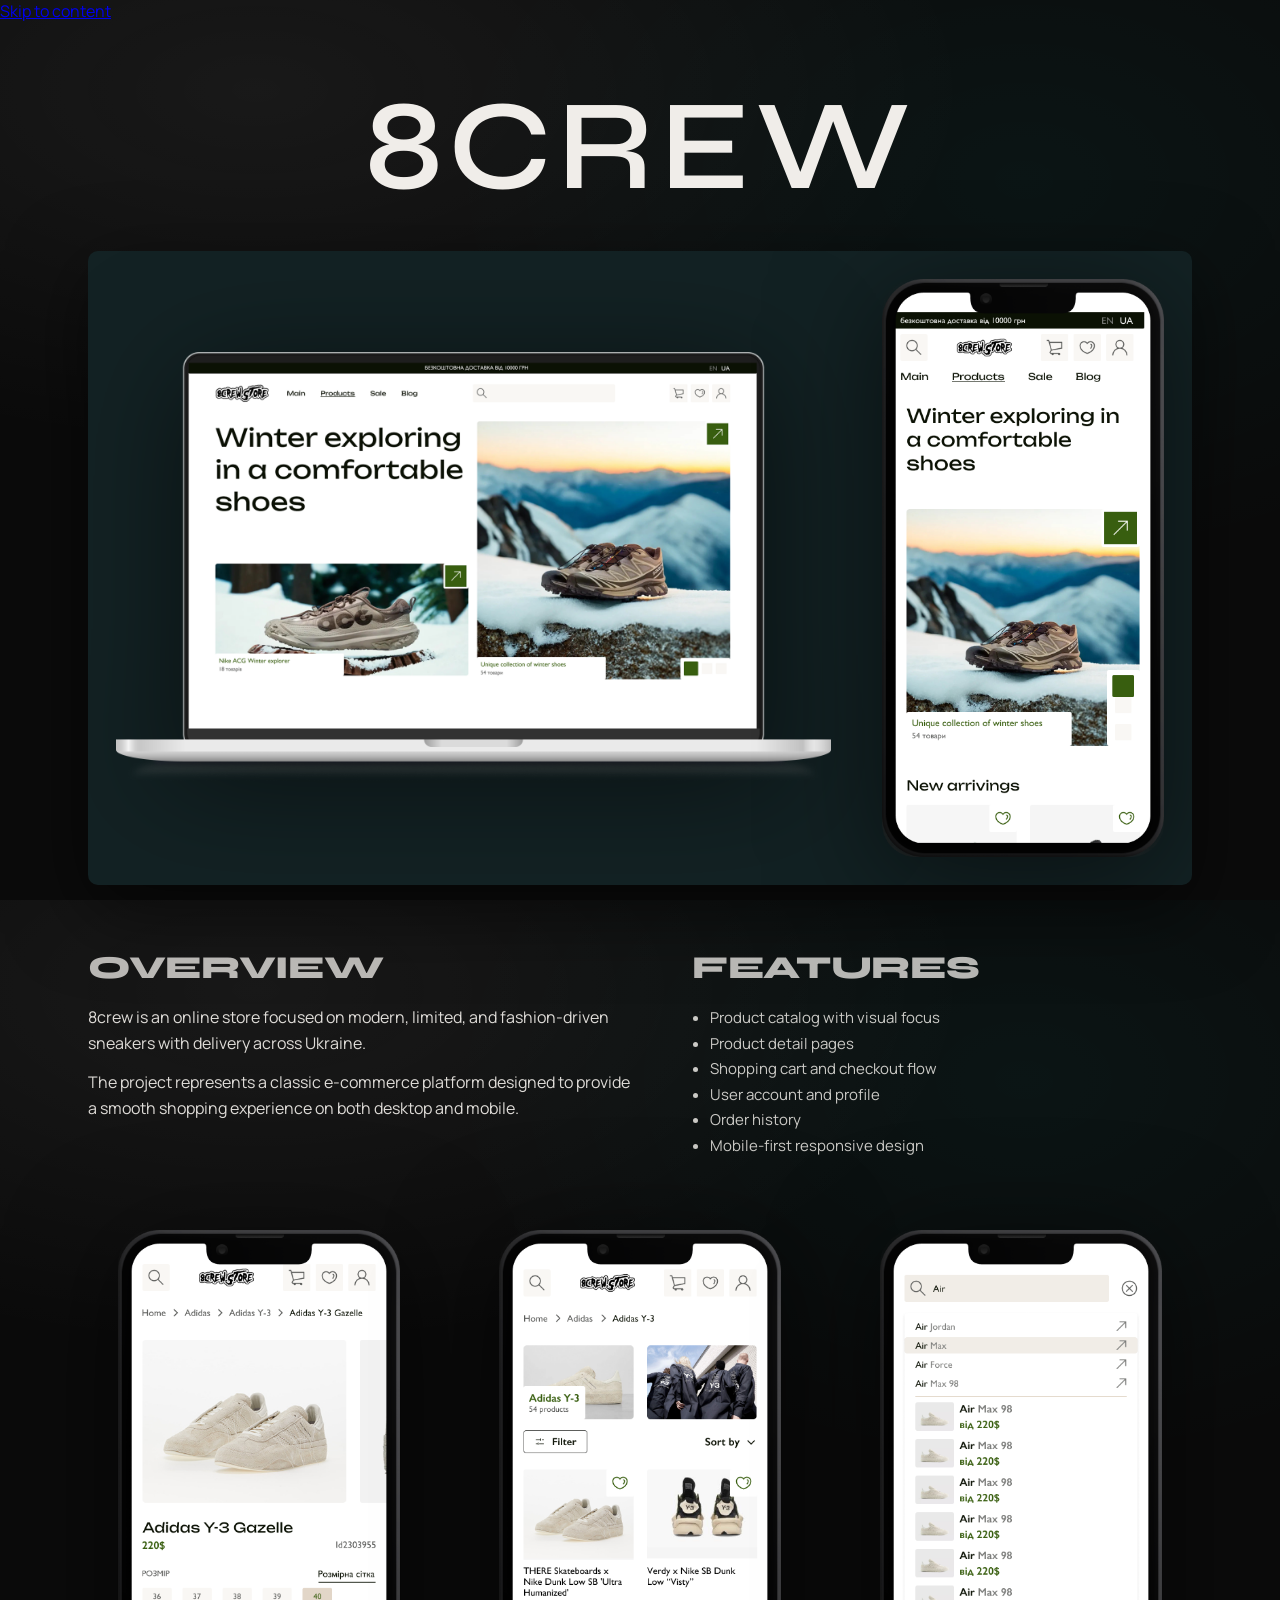
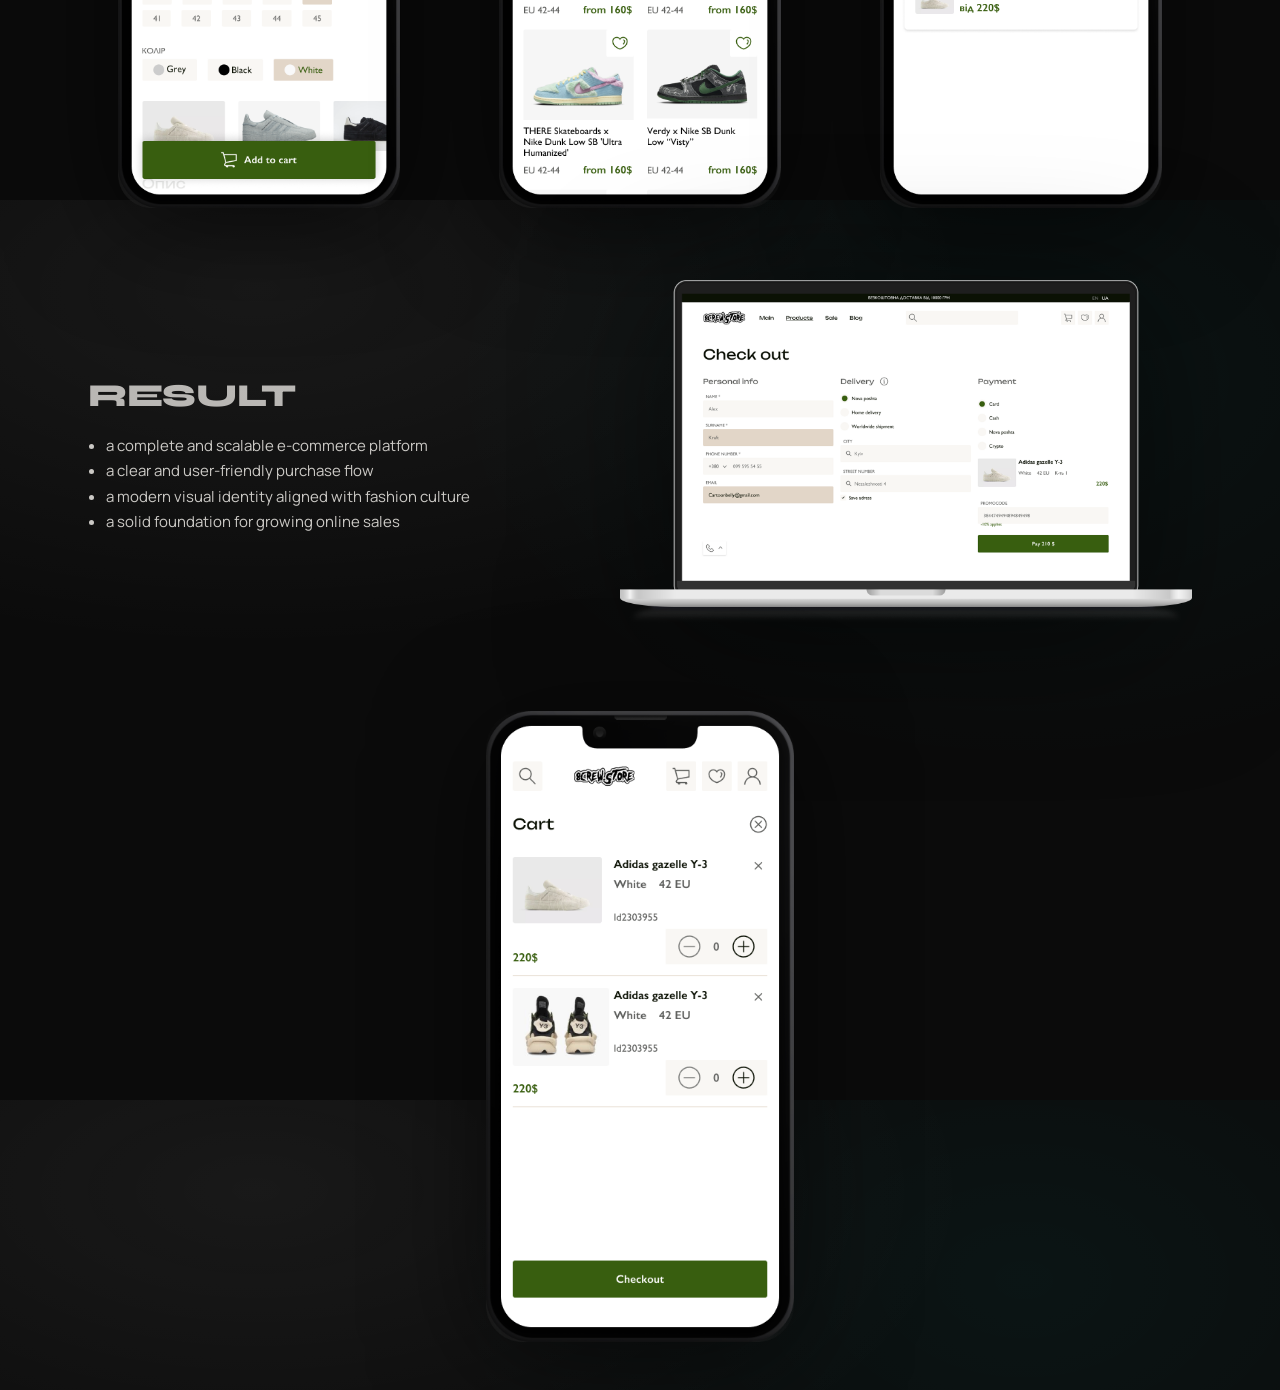
<file: 8Crew.html>
<!doctype html>
<html lang="en">
  <head>
    <meta charset="UTF-8" />
    <meta name="viewport" content="width=device-width, initial-scale=1.0" />
    <title>8CREW — Case Study</title>

    <link rel="preconnect" href="https://fonts.googleapis.com" />
    <link rel="preconnect" href="https://fonts.gstatic.com" crossorigin />
    <link
      href="https://fonts.googleapis.com/css2?family=Manrope:wght@400;500&family=Syne:wght@600;800&display=swap"
      rel="stylesheet"
    />

    <link rel="stylesheet" href="../styles.css" />
  </head>

  <body class="case case--8crew">
    <a class="skip-link" href="#content">Skip to content</a>

    <main id="content" class="case__inner">
      <!-- HEADER -->
      <header class="case__header" aria-label="Case header">
        

        <h1 class="case__title">8CREW</h1>
      </header>

      <!-- HERO -->
      <section class="case__frame" aria-label="8Crew hero">
        <div class="case__hero-media case__hero-media--split">
          <img
            class="case__mbp"
            src="../images/MBP8.png"
            alt="8Crew web preview on laptop"
            loading="eager"
            decoding="async"
          />

          <img
            class="case__phone case__phone--hero"
            src="../images/81.png"
            alt="8Crew mobile screen"
            loading="eager"
            decoding="async"
          />
        </div>
      </section>

      <!-- OVERVIEW / FEATURES -->
      <section class="case__content" aria-label="8Crew overview and features">
        <div class="case__challenge-grid">
          <div class="case__col case__col--overview">
            <h2 class="case__kicker">OVERVIEW</h2>

            <p class="case__p">
              8crew is an online store focused on modern, limited, and fashion-driven sneakers
              with delivery across Ukraine.
            </p>

            <p class="case__p">
              The project represents a classic e-commerce platform designed to provide a smooth
              shopping experience on both desktop and mobile.
            </p>
          </div>

          <aside class="case__col case__col--structure" aria-label="8Crew features">
            <h2 class="case__kicker">FEATURES</h2>

            <ul class="case__list">
              <li>Product catalog with visual focus</li>
              <li>Product detail pages</li>
              <li>Shopping cart and checkout flow</li>
              <li>User account and profile</li>
              <li>Order history</li>
              <li>Mobile-first responsive design</li>
            </ul>
          </aside>
        </div>
      </section>

      <!-- FINAL SCREENS -->
      <section class="crew-final" aria-label="8Crew final screens">
        <div class="crew-final__inner">
          <!-- TOP: 3 mobile screens -->
          <div class="crew-final__mobiles">
            <img src="../images/82.png" alt="" aria-hidden="true" />
            <img src="../images/83.png" alt="" aria-hidden="true" />
            <img src="../images/84.png" alt="" aria-hidden="true" />
          </div>

          <!-- RESULT + LAPTOP -->
          <div class="crew-final__result">
            <div class="crew-final__text">
              <h2 class="case__kicker">RESULT</h2>

              <ul class="case__list">
                <li>a complete and scalable e-commerce platform</li>
                <li>a clear and user-friendly purchase flow</li>
                <li>a modern visual identity aligned with fashion culture</li>
                <li>a solid foundation for growing online sales</li>
              </ul>
            </div>

            <div class="crew-final__laptop">
              <img
                src="../images/MBP81.png"
                alt="8Crew checkout on laptop"
                loading="lazy"
                decoding="async"
              />
            </div>
          </div>

          <!-- BOTTOM: final mobile -->
          <div class="crew-final__bottom">
            <img
              src="../images/85.png"
              alt="8Crew cart on mobile"
              loading="lazy"
              decoding="async"
            />
          </div>
        </div>
      </section>
    </main>

    <script src="../main.js"></script>
  </body>
</html>
</file>
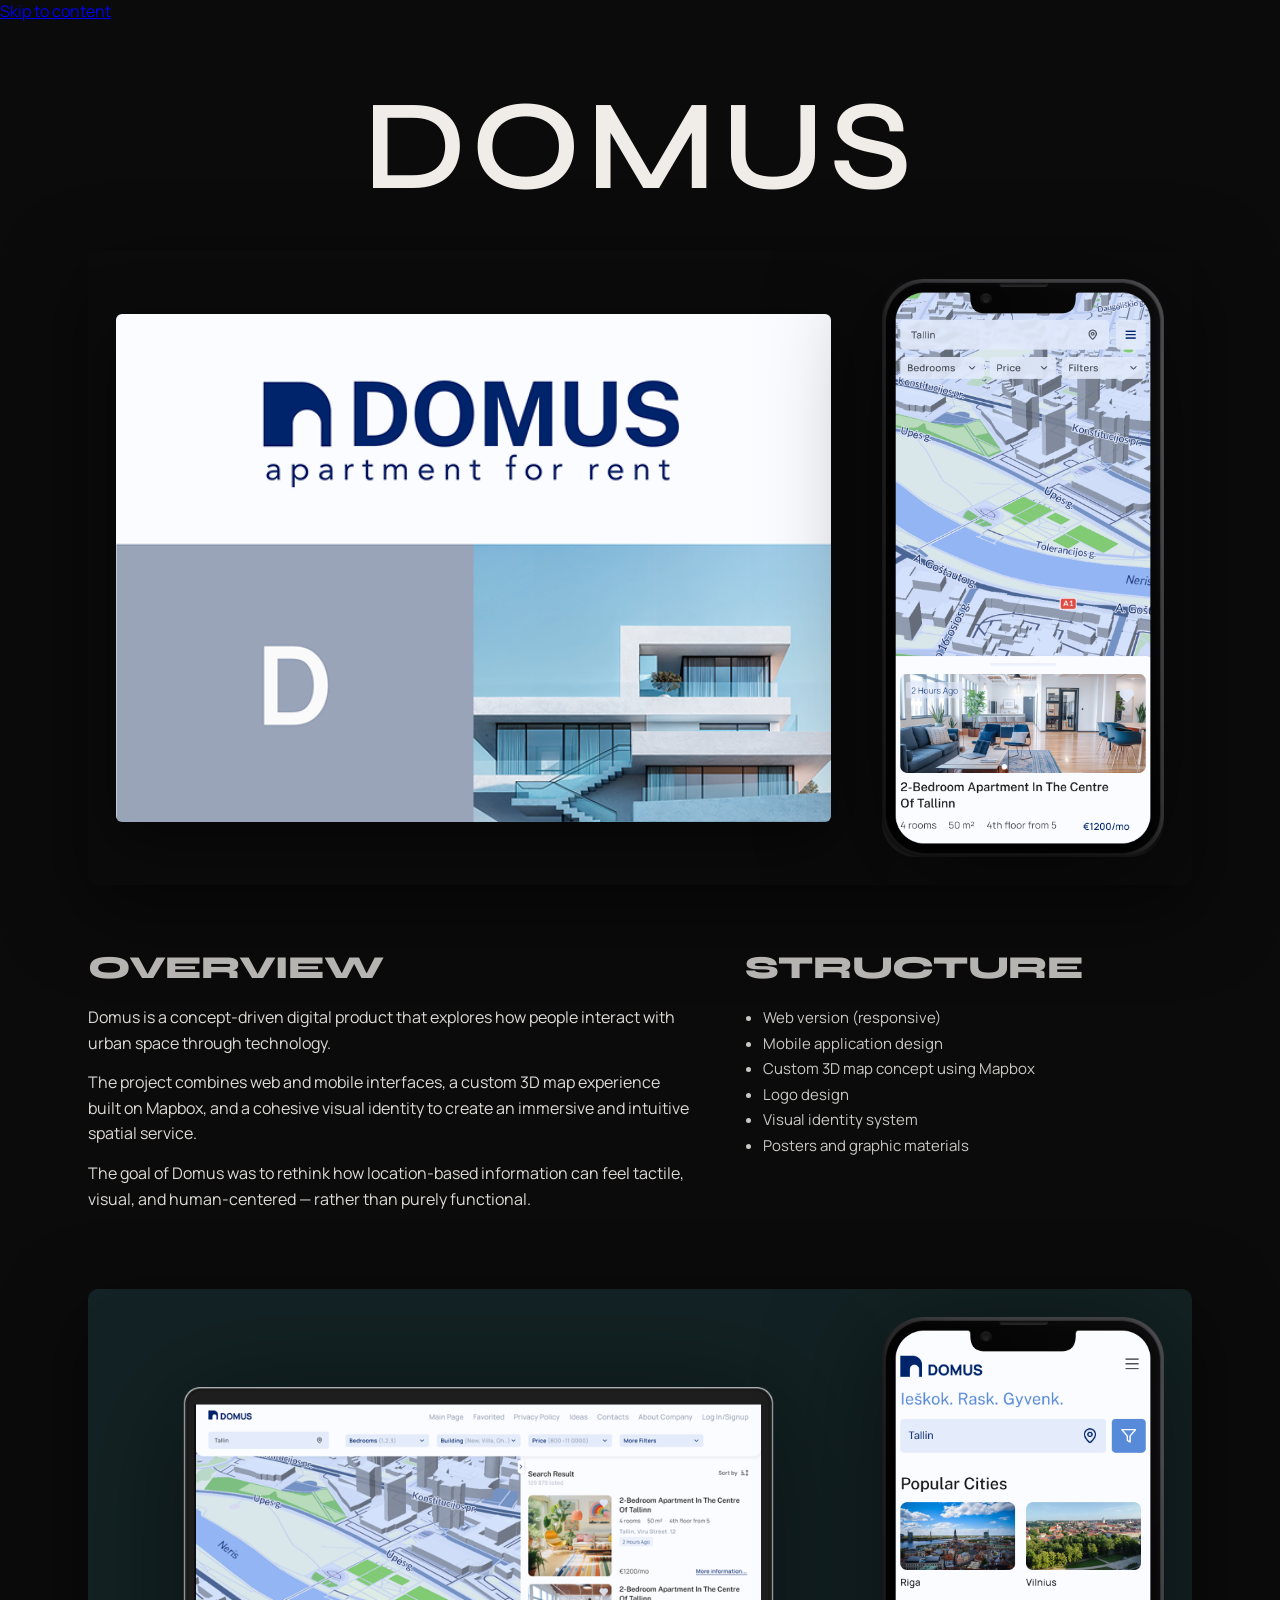
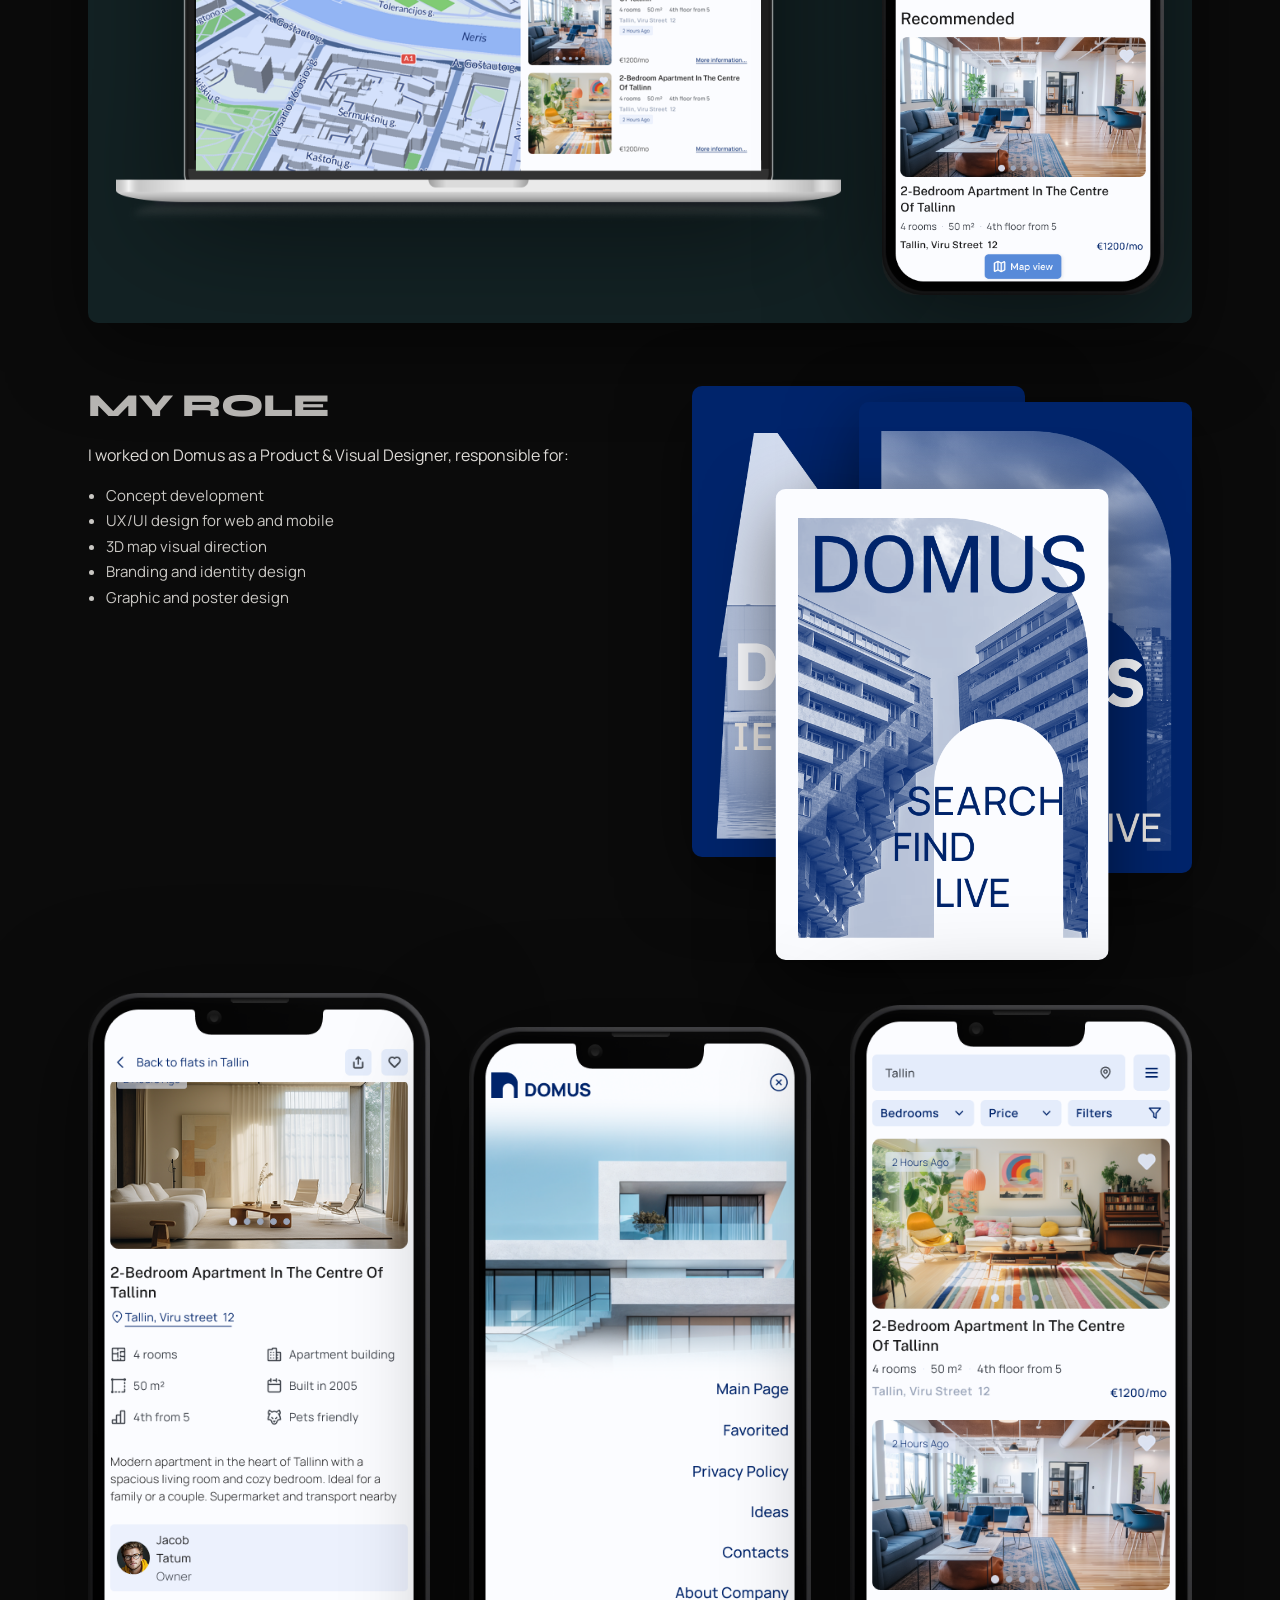
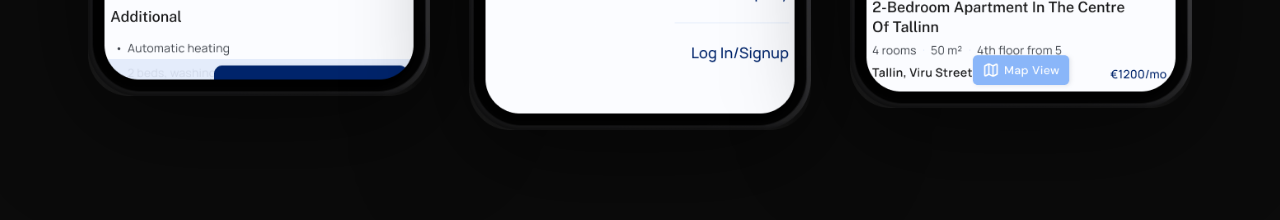
<file: Domus.html>
<!doctype html>
<html lang="en">
  <head>
    <meta charset="UTF-8" />
    <meta name="viewport" content="width=device-width, initial-scale=1.0" />
    <title>Domus — Case Study</title>

    <link rel="preconnect" href="https://fonts.googleapis.com" />
    <link rel="preconnect" href="https://fonts.gstatic.com" crossorigin />
    <link
      href="https://fonts.googleapis.com/css2?family=Manrope:wght@400;500&family=Syne:wght@600;800&display=swap"
      rel="stylesheet"
    />

    <link rel="stylesheet" href="../styles.css" />
  </head>

  <body class="case case--domus">
    <a class="skip-link" href="#content">Skip to content</a>

    <main id="content" class="case__inner">
      <header class="case__header" aria-label="Case header">
        <h1 class="case__title">DOMUS</h1>
      </header>

      <!-- HERO -->
      <section class="case__frame" aria-label="Domus hero">
        <div class="case__hero-media case__hero-media--split">
          <img
            class="case__banner"
            src="../images/Banje.png"
            alt="Domus project banner"
            loading="eager"
            decoding="async"
          />

          <img
            class="case__phone case__phone--catalog"
            src="../images/D2.png"
            alt="Domus mobile screen"
            loading="eager"
            decoding="async"
          />
        </div>
      </section>

      <!-- CONTENT -->
      <section class="case__content" aria-label="Domus overview and structure">
        <div class="case__challenge-grid">
          <div class="case__col case__col--overview">
            <h2 class="case__kicker">OVERVIEW</h2>

            <p class="case__p">
              Domus is a concept-driven digital product that explores how people interact with urban
              space through technology.
            </p>

            <p class="case__p">
              The project combines web and mobile interfaces, a custom 3D map experience built on Mapbox,
              and a cohesive visual identity to create an immersive and intuitive spatial service.
            </p>

            <p class="case__p">
              The goal of Domus was to rethink how location-based information can feel tactile, visual,
              and human-centered — rather than purely functional.
            </p>
          </div>

          <aside class="case__col case__col--structure" aria-label="Domus structure">
            <h2 class="case__kicker">STRUCTURE</h2>

            <ul class="case__list">
              <li>Web version (responsive)</li>
              <li>Mobile application design</li>
              <li>Custom 3D map concept using Mapbox</li>
              <li>Logo design</li>
              <li>Visual identity system</li>
              <li>Posters and graphic materials</li>
            </ul>
          </aside>
        </div>
      </section>

      <!-- DOMUS: EXTRA MEDIA (MBPD + D3) -->
      <section class="domus-media" aria-label="Domus media">
        <div class="case__frame">
          <div class="domus-media__grid">
            <img
              class="domus-media__laptop"
              src="../images/MBPD.png"
              alt="Domus web preview on laptop"
              loading="lazy"
              decoding="async"
            />

            <img
              class="domus-media__phone"
              src="../images/D3.png"
              alt="Domus mobile screen"
              loading="lazy"
              decoding="async"
            />
          </div>
        </div>
      </section>

      <!-- DOMUS: MY ROLE + POSTERS -->
      <section class="domus-role" aria-label="My role and posters">
        <div class="domus-role__grid">
          <div class="domus-role__text">
            <h2 class="case__kicker">MY ROLE</h2>

            <p class="case__p case__p--muted">
              I worked on Domus as a Product & Visual Designer, responsible for:
            </p>

            <ul class="case__list">
              <li>Concept development</li>
              <li>UX/UI design for web and mobile</li>
              <li>3D map visual direction</li>
              <li>Branding and identity design</li>
              <li>Graphic and poster design</li>
            </ul>
          </div>

          <div class="domus-role__posters" aria-label="Domus posters">
            <img
              class="domus-role__poster domus-role__poster--1"
              src="../images/Ban1.png"
              alt=""
              aria-hidden="true"
            />
            <img
              class="domus-role__poster domus-role__poster--2"
              src="../images/Ban2.png"
              alt=""
              aria-hidden="true"
            />
            <img
              class="domus-role__poster domus-role__poster--3"
              src="../images/Ban3.png"
              alt=""
              aria-hidden="true"
            />
          </div>
        </div>
      </section>
      <!-- DOMUS: FINAL 3 PHONES -->
<section class="domus-final" aria-label="Domus final screens">
  <div class="domus-final__wrap">
    <img class="domus-final__img domus-final__img--left"  src="../images/D1.png" alt="Domus screen 1" />
    <img class="domus-final__img domus-final__img--mid"   src="../images/D4.png" alt="Domus screen 2" />
    <img class="domus-final__img domus-final__img--right" src="../images/D5.png" alt="Domus screen 3" />
  </div>
</section>
    </main>

    <script src="../main.js"></script>
  </body>
</html>
</file>
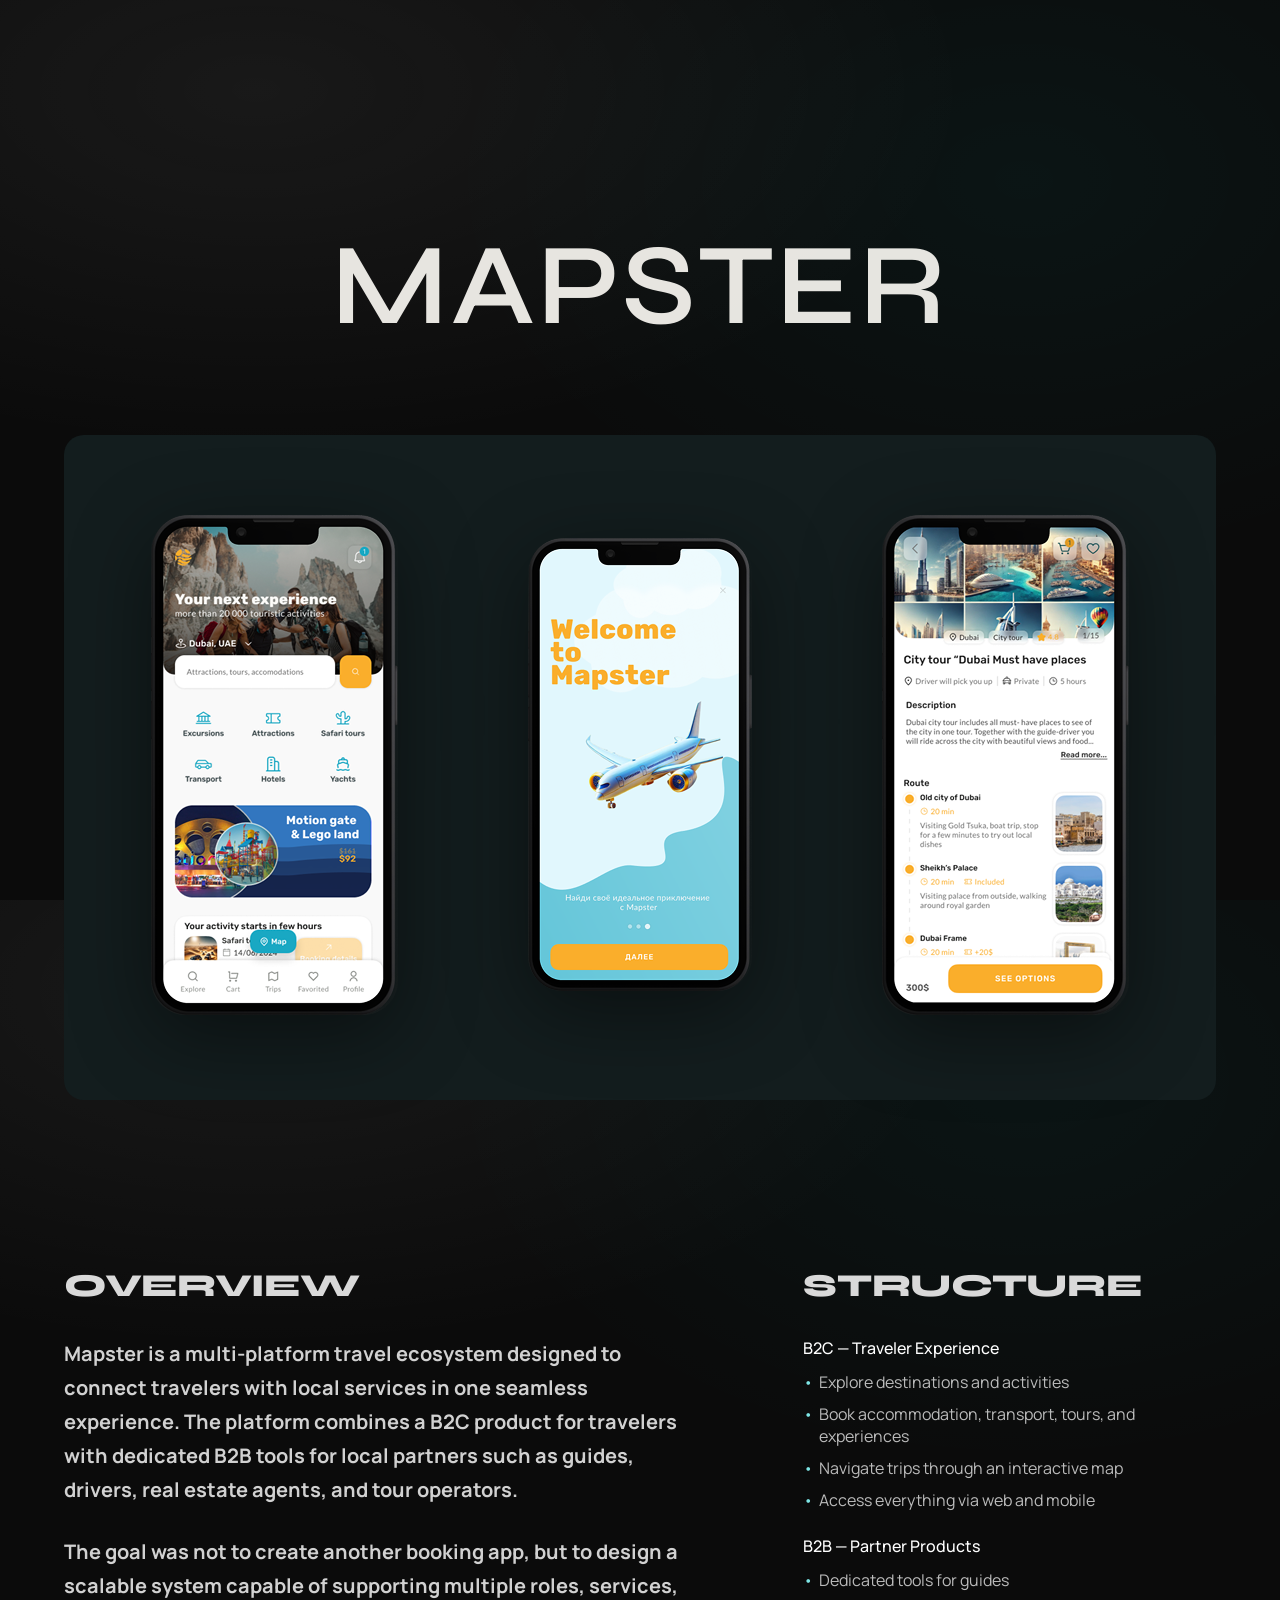
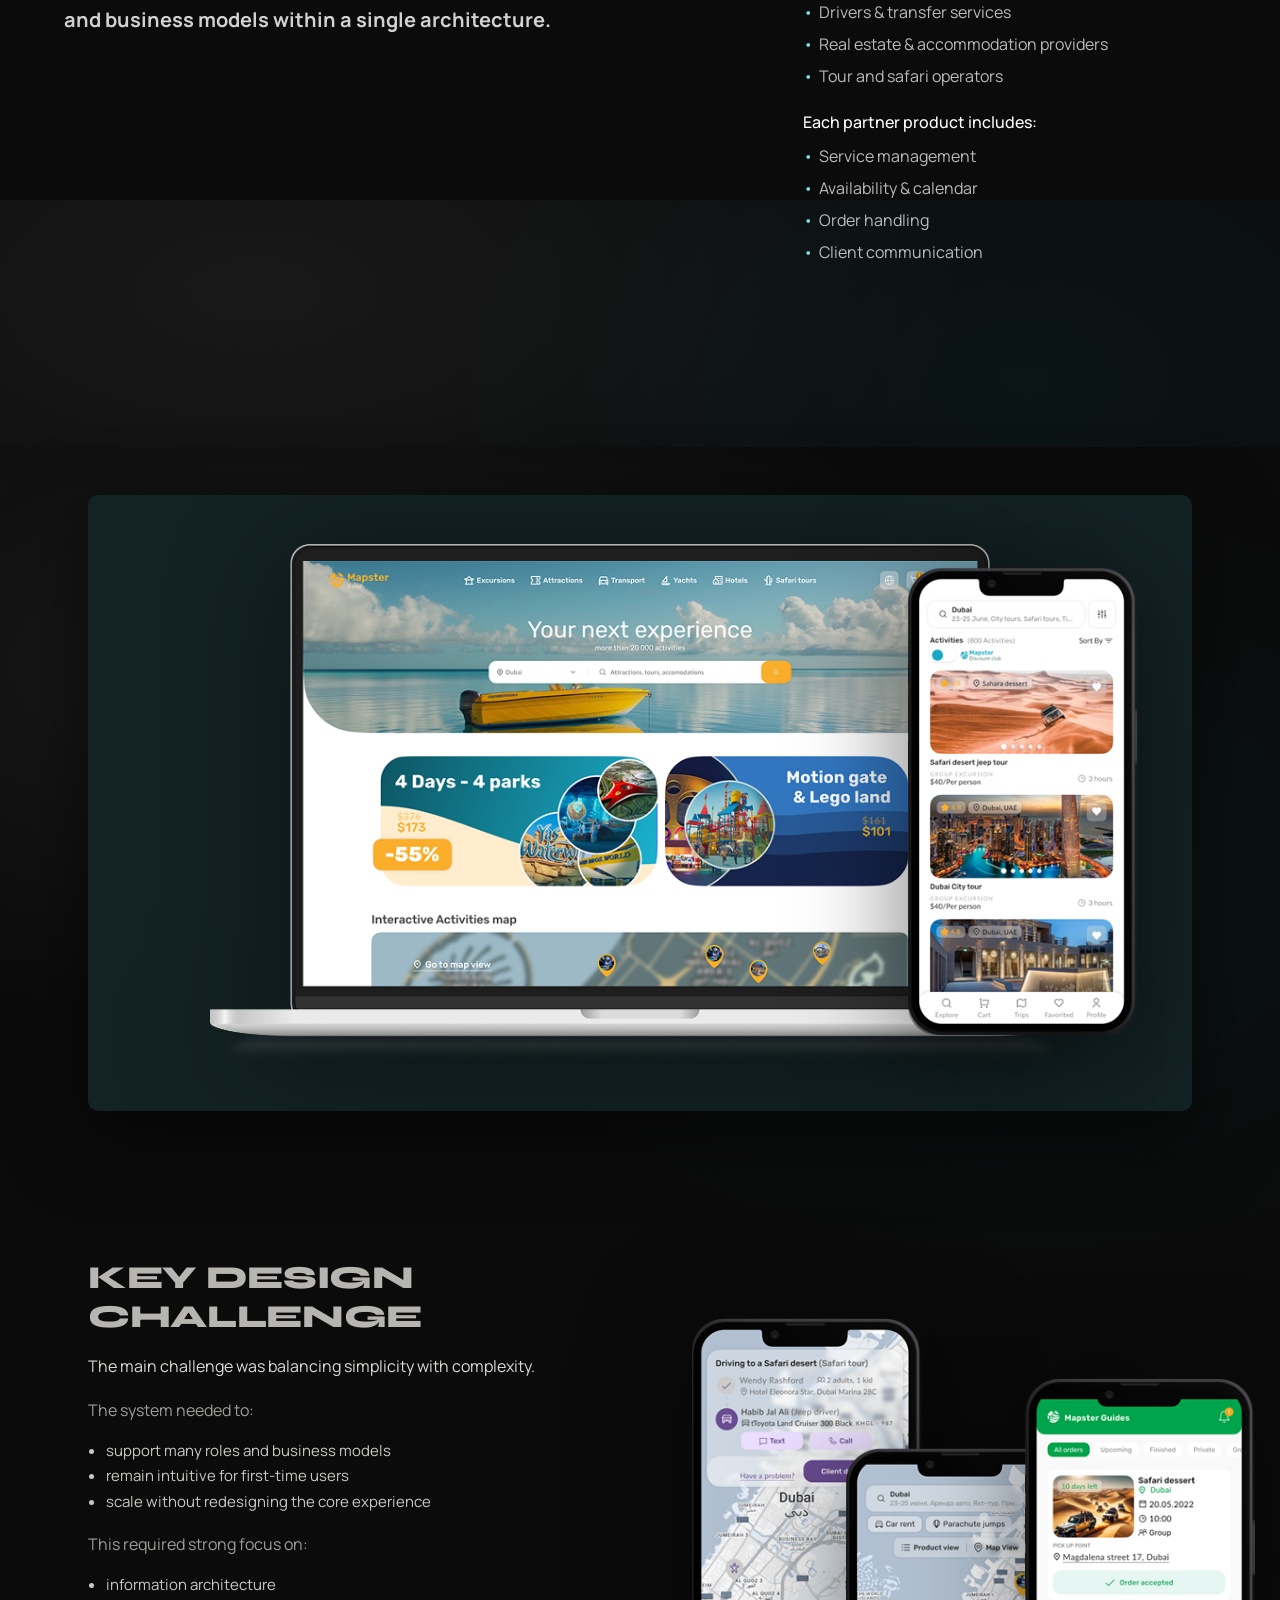
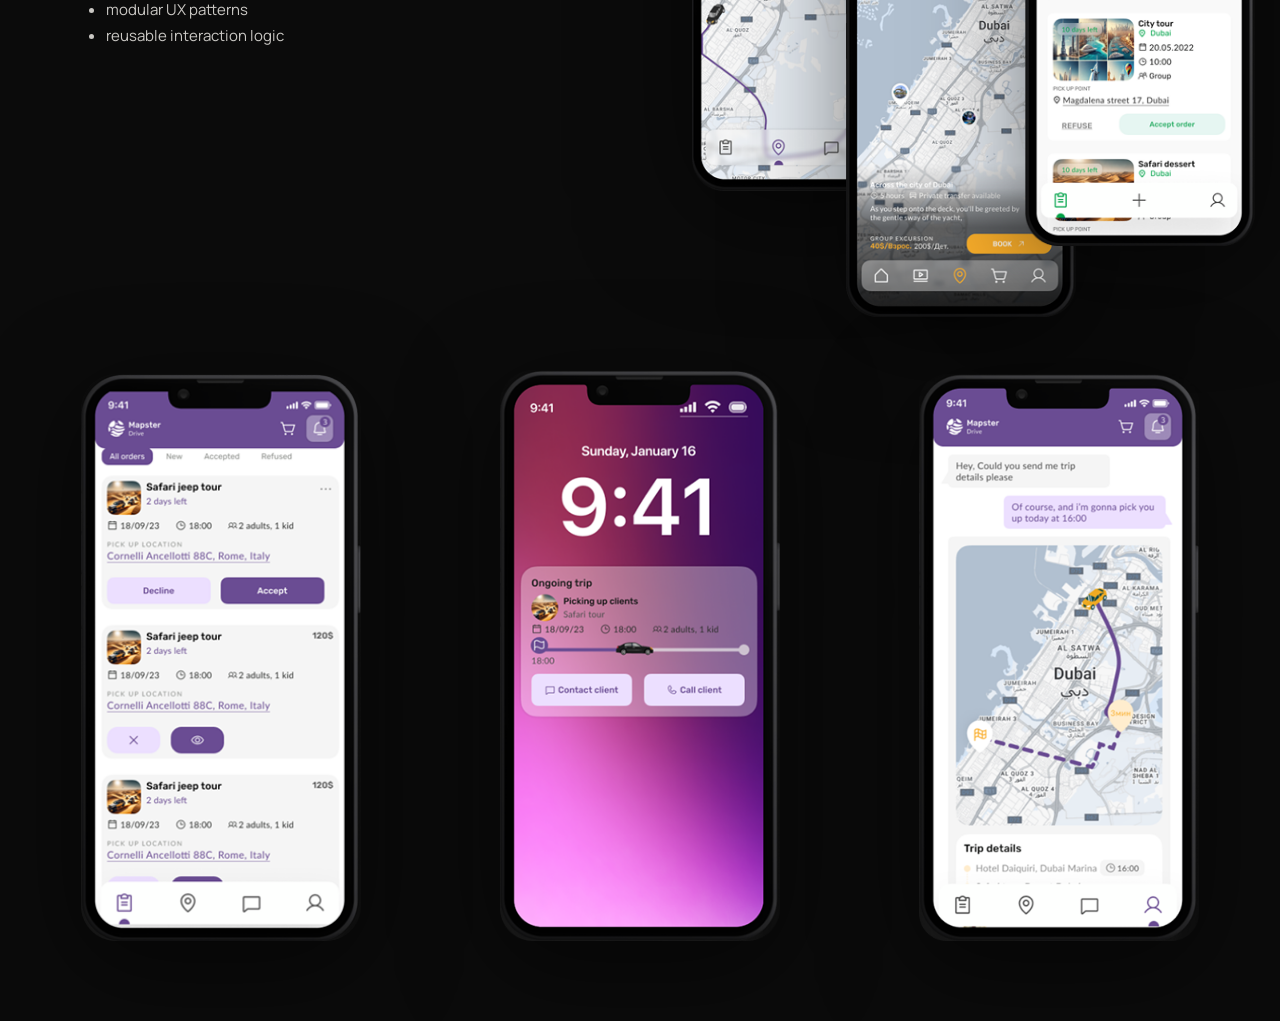
<file: Mapster.html>
<!doctype html>
<html lang="en">
<head>
  <meta charset="UTF-8" />
  <meta name="viewport" content="width=device-width, initial-scale=1.0" />
  <title>Mapster — Case Study</title>

  <!-- Fonts -->
  <link rel="preconnect" href="https://fonts.googleapis.com" />
  <link rel="preconnect" href="https://fonts.gstatic.com" crossorigin />
  <link
    href="https://fonts.googleapis.com/css2?family=Manrope:wght@400;500&family=Syne:wght@600;800&display=swap"
    rel="stylesheet"
  />

  <link rel="stylesheet" href="../styles.css" />
</head>

<body class="case">

<main class="case-mapster">

  <!-- HERO -->
  <section class="case-hero">
    <h1 class="case-title">MAPSTER</h1>

    <div class="case-devices">
      <div class="case-device">
        <img src="../images/MapMain.png" alt="Mapster main screen">
      </div>

      <div class="case-device case-device--center">
        <img src="../images/MapOpen.png" alt="Mapster onboarding screen">
      </div>

      <div class="case-device">
        <img src="../images/MapProduct.png" alt="Mapster product screen">
      </div>
    </div>
  </section>

  <!-- CONTENT -->
  <section class="case-content">

    <!-- OVERVIEW -->
    <div class="case-block case-block--left">
      <h2 class="case-heading">OVERVIEW</h2>

      <h3 class="case-text">
        Mapster is a multi-platform travel ecosystem designed to connect travelers
        with local services in one seamless experience.
        The platform combines a B2C product for travelers with dedicated B2B tools
        for local partners such as guides, drivers, real estate agents, and tour operators.
      </h3>

      <h3 class="case-text">
        The goal was not to create another booking app, but to design a scalable
        system capable of supporting multiple roles, services, and business models
        within a single architecture.
      </h3>
    </div>

    <!-- STRUCTURE -->
    <div class="case-block case-block--right">
      <h2 class="case-heading">STRUCTURE</h2>

      <div class="case-list">
        <p class="case-list-title">B2C — Traveler Experience</p>
        <ul>
          <li>Explore destinations and activities</li>
          <li>Book accommodation, transport, tours, and experiences</li>
          <li>Navigate trips through an interactive map</li>
          <li>Access everything via web and mobile</li>
        </ul>

        <p class="case-list-title">B2B — Partner Products</p>
        <ul>
          <li>Dedicated tools for guides</li>
          <li>Drivers & transfer services</li>
          <li>Real estate & accommodation providers</li>
          <li>Tour and safari operators</li>
        </ul>

        <p class="case-list-title">Each partner product includes:</p>
        <ul>
          <li>Service management</li>
          <li>Availability & calendar</li>
          <li>Order handling</li>
          <li>Client communication</li>
        </ul>
      </div>
    </div>

  </section>

</main>

</body>
</html>
<main class="case">
  <!-- MAPSTER HERO -->
  <section class="mapster-hero">
    <div class="case__inner">
    

      <div class="case__frame">
        <div class="case__hero-media">
          <img class="case__mbp" src="../images/MBP.png" alt="Mapster — Web preview on laptop" />
          <img class="case__phone case__phone--catalog" src="../images/MapCatalog.png" alt="Mapster — Catalog screen" />
        </div>
      </div>
    </div>
  </section>

  <!-- KEY DESIGN CHALLENGE -->
  <section class="mapster-challenge">
    <div class="case__inner case__challenge-grid">
      <div class="case__challenge-text">
        <h2 class="case__kicker">KEY DESIGN<br />CHALLENGE</h2>

        <p class="case__p">
          The main challenge was balancing simplicity with complexity.
        </p>

        <p class="case__p case__p--muted">The system needed to:</p>
        <ul class="case__list">
          <li>support many roles and business models</li>
          <li>remain intuitive for first-time users</li>
          <li>scale without redesigning the core experience</li>
        </ul>

        <p class="case__p case__p--muted">This required strong focus on:</p>
        <ul class="case__list">
          <li>information architecture</li>
          <li>modular UX patterns</li>
          <li>reusable interaction logic</li>
        </ul>
      </div>

      <div class="case__challenge-media">
        <img class="case__phone case__phone--drive" src="../images/MapDrive.png" alt="Mapster — Driver product screen" />
        <img class="case__phone case__phone--map" src="../images/MapMap.png" alt="Mapster — Map screen" />
        <img class="case__phone case__phone--guide" src="../images/MapGuide.png" alt="Mapster — Guide product screen" />
      </div>
    </div>
  </section>



<!-- TRIPLE PHONES (standalone block) -->
<section class="mapster-triple" aria-label="Mapster screens">
  <div class="mapster-triple__wrap">
    <img class="mapster-triple__img" src="../images/MapDrive1.png" alt="Driver screen 1">
    <img class="mapster-triple__img" src="../images/MapDrive2.png" alt="Driver screen 2">
    <img class="mapster-triple__img" src="../images/MapDrive3.png" alt="Driver screen 3">
  </div>
</section>
</main>
</file>
<file: styles.css>
:root {
  /* Colors */
  --steel: #c4bfb8;
  --white: #faf7f2;
  --black: #141414;
  --main: #24e1e4;
  --secondary: #224c4c;

  /* Fonts */
  --font-display: "Syne", system-ui, -apple-system, Segoe UI, Roboto, Arial, sans-serif;
  --font-body: "Manrope", system-ui, -apple-system, Segoe UI, Roboto, Arial, sans-serif;

  /* Type */
  --h1-size: 160px;
  --h1-letter-spacing: 0.02em;

  /* Marquee speed */
  --marquee-top: 32s;
  --marquee-bottom: 40s;
}

* { box-sizing: border-box; }
html, body { height: 100%; }

body {
  html {
  height: 100%;
  overflow: hidden; 
}

.snap {
  -webkit-overflow-scrolling: touch;
  scroll-padding-top: 24px; 
}
  margin: 0;
  background: var(--black);
  color: var(--white);
  font-family: var(--font-body);
  overflow: hidden; 
}

/* ===== Fullscreen snap scrolling ===== */
.snap {
  height: 100vh;
  overflow-y: auto;
  overflow-x: hidden;
  scroll-snap-type: y mandatory;
  scroll-behavior: smooth;
  overscroll-behavior: contain;
}

.snap__section {
  min-height: 100vh;
  scroll-snap-align: start;
  scroll-snap-stop: always;
}

/* mob */
@media (max-width: 820px) {
  .snap__section { min-height: 100svh; }
}

/* ===== Hero canvas (FULL SCREEN) ===== */
.hero {
  min-height: 100vh;
  display: grid;
  place-items: center;
  padding: 0;            
}

.hero__frame {
  position: relative;
  width: 100vw;          
  height: 100vh;         
  aspect-ratio: auto;    
  overflow: hidden;

  background:
    radial-gradient(900px 500px at 50% 0%, rgba(250, 247, 242, 0.10), rgba(20, 20, 20, 0) 65%),
    radial-gradient(700px 400px at 50% 100%, rgba(36, 225, 228, 0.06), rgba(20, 20, 20, 0) 60%);
}

/* ===== Nav pill ===== */
.nav {
  position: fixed;
  top: 44px;
  left: 50%;
  transform: translateX(-50%);
  z-index: 30;

  width: 548px;
  padding: 16px 48px;
  border-radius: 30px;

  display: flex;
  justify-content: space-between;
  align-items: center;

  background: rgba(34, 76, 76, 0.30);
  backdrop-filter: blur(20px);
  -webkit-backdrop-filter: blur(20px);
}

.nav a {
  font-family: 'Syne', sans-serif;

  color: var(--white);
  text-decoration: none;

  font-weight: 600;
  font-size: 16px;
  letter-spacing: -0.02em;

  opacity: 0.92;

  transition:
    opacity 150ms ease,
    color 150ms ease;
}

.nav a:hover {
  opacity: 1;
  color: var(--main);
}

/* ===== World.svg (lowest layer) ===== */
.world {
  position: absolute;
  left: 50%;
  top: 52%;
  transform: translate(-50%, -50%);
  width: min(800px, 72%);
  height: auto;
  z-index: 1;
  pointer-events: none;
  user-select: none;
}

/* ===== Bust (top layer) ===== */
.bust {
  position: absolute;
  left: 50%;
  top: 54%;
  width: min(420px, 38%);
  height: auto;
  z-index: 20;
  pointer-events: none;
  user-select: none;

  transform: translate(-50%, -55%);
  filter: drop-shadow(0 20px 60px rgba(0, 0, 0, 0.45));

  animation: bust-float 6s ease-in-out infinite;
  will-change: transform, filter;
  transition: transform 250ms ease, filter 250ms ease;
}

@keyframes bust-float {
  0%, 100% { transform: translate(-50%, -55%) translateY(0px); }
  50%      { transform: translate(-50%, -55%) translateY(-10px); }
}

.hero__frame:hover .bust {
  transform: translate(-50%, -55%) translateY(-14px) scale(1.01);
  filter: drop-shadow(0 28px 70px rgba(0, 0, 0, 0.55));
}

/* ===== Marquees ===== */
.marquee {
  position: absolute;
  left: 0;
  width: 100%;
  overflow: hidden;
  z-index: 10;
  pointer-events: none;
}

.marquee--top { top: 255px; }
.marquee--bottom { top: 380px; }

.marquee__track {
  display: flex;
  width: max-content;
  gap: 80px;
  white-space: nowrap;
  will-change: transform;
}

.marquee__content {
  display: flex;
  gap: 80px;
  align-items: baseline;
}

.marquee__text {
  font-family: var(--font-display);
  font-weight: 600;
  font-size: var(--h1-size);
  line-height: 0.9;
  text-transform: uppercase;
}

.marquee__text--white {
  color: var(--white);
  letter-spacing: var(--h1-letter-spacing);
}

.marquee__text--steel {
  color: var(--steel);
  letter-spacing: 0;
}

.marquee__track--left {
  animation: marquee-left var(--marquee-bottom) linear infinite;
}

.marquee__track--right {
  animation: marquee-right var(--marquee-top) linear infinite;
}

@keyframes marquee-left {
  from { transform: translateX(0); }
  to { transform: translateX(-50%); }
}

@keyframes marquee-right {
  from { transform: translateX(-50%); }
  to { transform: translateX(0); }
}

/* ===== Responsive hero (fix) ===== */
@media (max-width: 1200px) {
  :root { --h1-size: 120px; }
  .marquee--top { top: 30%; }
  .marquee--bottom { top: 46%; }
  .bust { width: min(460px, 52%); }
  .world { width: min(900px, 92%); }
}

@media (max-width: 820px) {
  :root { --h1-size: 72px; }

  .hero { padding: 20px 14px; }
  .hero__frame {
    width: 100%;
    aspect-ratio: auto;     
    height: 100svh;         
    border-radius: 16px;    
  }

  .nav {
    width: min(548px, calc(100% - 48px));
    top: 18px;
    padding: 12px 16px;
  }

  .world { width: 92%; top: 54%; }
  .bust  { width: 62%; top: 56%; }

  .marquee--top { top: 40%; }
  .marquee--bottom { top: 52%; }
}

.statement__inner {
  width: min(1200px, 100%);
  margin: 0 auto;
  text-align: center;
  
}
.statement.snap__section {
  display: grid;
  align-content: center;
  padding: 0 clamp(16px, 3vw, 32px);
}

.type{
  margin:0;
  font-family:var(--font-display);
  font-weight:600;
  line-height:1.08;
  text-transform:none;

  
  font-size: clamp(22px, 6.2vw, 84px);
}

.type__line { display: block; }

/* --- Typewriter (clip-path) --- */
.type__chunk {
  display: inline-block;
  white-space: nowrap;
  vertical-align: bottom;
  clip-path: inset(0 0 0 0);
  opacity: 1;
}

.type__chunk--white { color: var(--white); }
.type__chunk--accent { color: var(--main); }

html.js .typewriter .type__chunk {
  clip-path: inset(0 100% 0 0);
  opacity: 0.35;
}

html.js .typewriter .type__chunk.is-typing {
  opacity: 0.7;
  border-right: 3px solid rgba(250, 247, 242, 0.85);
  animation: type-reveal 0.9s steps(var(--chars, 16), end) forwards,
             caret 0.7s step-end infinite;
}

html.js .typewriter .type__chunk.is-done {
  clip-path: inset(0 0 0 0);
  opacity: 1;
  border-right: 0;
  animation: none;
  transition: opacity 220ms ease;
}

@keyframes type-reveal {
  from { clip-path: inset(0 100% 0 0); }
  to   { clip-path: inset(0 0 0 0); }
}

@keyframes caret {
  50% { border-color: transparent; }
}

/*@media (max-width: 1100px) { .type { font-size: 64px; } }
@media (max-width: 720px)  { .type { font-size: 40px; line-height: 1.12; } }

/* ===== ABOUT (1 screen) ===== */
.about.snap__section{
  display: block;
  padding: 0 24px;
}

.about__inner{
  width: min(1200px, 100%);
  margin: 0 auto;
  padding-top: clamp(80px, 12vh, 160px);
}

.about__title{
  margin: 0 0 48px 0;
  font-family: var(--font-display);
  font-weight: 600;
  font-size: 84px;
  line-height: 1;
  color: var(--white);
}

.about__content{
  display: grid;
  grid-template-columns: 1.2fr 0.8fr;
  gap: 140px;
  align-items: start;
}

.about__text p{
  margin: 0 0 16px 0;
  font-family: var(--font-body);
  font-size: 18px;
  line-height: 1.55;
  color: rgba(250, 247, 242, 0.78);
}
.about__text p:last-child{ margin-bottom: 0; }

.about__visual{
  justify-self: end;
  align-self: start;
}

.about__img{
  width: min(420px, 100%);
  height: auto;
  display: block;
  margin-top: -80px; 
  user-select: none;
  pointer-events: none;
  filter: drop-shadow(0 20px 60px rgba(0,0,0,0.35));
}

@media (max-width: 980px){
  .about__title{ font-size: 64px; margin-bottom: 20px; }
  .about__content{ grid-template-columns: 1fr; gap: 32px; }
  .about__visual{ justify-self: start; }
  .about__img{ width: min(360px, 80%); margin-top: 0; }
}


/* ===== Reveal on scroll (clean) ===== */
.reveal {
  opacity: 0;
  transform: translateY(14px);
  transition: opacity 650ms ease, transform 650ms ease;
  will-change: opacity, transform;
}

.reveal.is-inview {
  opacity: 1;
  transform: translateY(0);
}

/* Reduced motion */
@media (prefers-reduced-motion: reduce) {
  .marquee__track { animation: none; }
  .bust { animation: none; }

  .typewriter .type__chunk {
    clip-path: inset(0 0 0 0) !important;
    border-right: 0 !important;
    animation: none !important;
    opacity: 1 !important;
  }

  .reveal {
    opacity: 1 !important;
    transform: none !important;
    transition: none !important;
  }
}

@media (max-width: 520px) {
  .marquee__track,
  .marquee__content { gap: 44px; }

  .marquee__text { line-height: 0.92; }
}
/* HARD OVERRIDE */
.about .about__content .about__visual .about__img{
  margin-top: -50px !important;
  display: block;
}

/* ===== SKILLS block ===== */
.skills.snap__section {
  display: grid;
  align-content: center;
  padding: 100px 24px;
}

.skills__inner {
  width: min(1200px, 100%);
  margin: 0 auto;
}

.skills__title {
  margin: 0 0 24px 0;
  font-family: var(--font-display);
  font-weight: 600;
  font-size: 84px;
  line-height: 1;
  color: var(--white);
}

@media (max-width: 980px) {
  .skills__title {
    font-size: 64px;
  }
}

.skills__list {
  display: grid;
  gap: 0;
}

.skill {
  border-bottom: 1px solid rgba(250, 247, 242, 0.12);
  position: relative;
}

.skill__row {
  width: 100%;
  display: flex;
  justify-content: space-between;
  align-items: baseline;
  gap: 18px;

  background: transparent;
  border: 0;
  color: var(--white);
  padding: 22px 0;
  cursor: pointer;
  text-align: left;

  transition: color 200ms ease;
}

.skill__label {
  font-family: var(--font-display);
  font-weight: 600;
  font-size: 56px;
  line-height: 1.05;
}

.skill__icon {
  font-size: 44px;
  color: var(--main);
  transform: translateY(6px);
  transition: transform 200ms ease, opacity 200ms ease;
  opacity: 0.95;
}

.skill:hover .skill__label {
  color: rgba(250, 247, 242, 1);
}

.skill:hover .skill__icon {
  color: var(--main);
}

.skill.is-open .skill__icon {
  transform: translateY(6px) rotate(90deg);
}


.skill::after {
  content: "";
  position: absolute;
  left: 0;
  right: 0;
  bottom: -1px;
  height: 1px;
  background: rgba(250, 247, 242, 0.12);

  transform: scaleX(0);
  transform-origin: left;

  transition:
    transform 700ms ease,
    background-color 220ms ease,
    opacity 220ms ease;
}

.skills.lines-on .skill::after {
  animation: line-draw 700ms ease forwards;
}

.skills.lines-on .skill:nth-child(1)::after {
  animation-delay: 80ms;
}

.skills.lines-on .skill:nth-child(2)::after {
  animation-delay: 180ms;
}

.skills.lines-on .skill:nth-child(3)::after {
  animation-delay: 280ms;
}

.skills.lines-on .skill:nth-child(4)::after {
  animation-delay: 380ms;
}

.skills.lines-on .skill:nth-child(5)::after {
  animation-delay: 480ms;
}

.skill:hover::after {
  background: rgba(36, 225, 228, 0.95);
  opacity: 1;
  transform: scaleX(1);
}

@keyframes line-draw {
  to {
    transform: scaleX(1);
  }
}

.skill__panel {
  margin: 0 0 22px 0;
  background: rgba(34, 76, 76, 0.72);

  overflow: hidden;

  max-height: 0;
  opacity: 0;
  transform: translateY(-6px);

  transition:
    max-height 420ms ease,
    opacity 260ms ease,
    transform 260ms ease;

  will-change: max-height, opacity, transform;
}

.skill.is-open .skill__panel {
  max-height: 520px;
  opacity: 1;
  transform: translateY(0);
}

.skill__panel-body {
  padding: 32px 22px;

  display: flex;
  justify-content: space-between;
  align-items: center;
  gap: 40px;
}

.skill__text {
  max-width: 620px;

  color: rgba(250, 247, 242, 0.78);

  font-size: 18px;
  line-height: 1.7;
  letter-spacing: -0.01em;
}

.skill__visual {
  flex-shrink: 0;
  width: 320px;

  display: flex;
  justify-content: center;
  align-items: center;
}

.skill__img {
  width: 100%;
  max-width: 320px;
  height: auto;

  object-fit: contain;

  user-select: none;
  pointer-events: none;
}

@media (max-width: 980px) {
  .skill__label {
    font-size: 40px;
  }

.skill__panel-body {
  padding: 32px 22px;

  display: flex;
  justify-content: space-between;
  align-items: center;
  gap: 60px;
}

  .skill__img {
    width: min(220px, 70%);
  }

  .skill__text {
    font-size: 16px;
  }
  .skill__text {
  flex: 1;
  min-width: 0;
  max-width: 620px;

  color: rgba(250, 247, 242, 0.78);

  font-size: 18px;
  line-height: 1.7;
  letter-spacing: -0.01em;
}
/* =========================
   SKILLS MOBILE FIX
========================= */

@media (max-width: 768px) {

  .skill.is-open .skill__panel {
    max-height: 900px;
  }

  .skill__panel-body {
    flex-direction: column;

    align-items: flex-start;

    gap: 28px;
  }

  .skill__visual {
    width: 100%;

    order: -1;

    justify-content: center;
  }

  .skill__img {
    width: 100%;
    max-width: 260px;
  }

  .skill__text {
    max-width: 100%;

    font-size: 16px;
    line-height: 1.6;
  }

  .skill__label {
    font-size: 32px;
    line-height: 1.05;
  }

  .skill__icon {
    font-size: 32px;
  }

}
}
/*===== Tools ======*/
.tools {
  position: relative;
  padding: 160px 32px;
  background: #050505;
}

.tools__inner {
  width: min(1400px, 100%);
  margin: 0 auto;

  display: grid;
  grid-template-columns: 180px minmax(0, 1fr) 180px;
  gap: 60px;
}

.tools__sticky {
  position: sticky;
  top: 50%;
  transform: translateY(-50%);

  height: fit-content;

  display: flex;
  justify-content: center;
  align-items: center;
}

.tools__sticky img {
  width: 120px;
  height: auto;

  opacity: 0.95;
}

.tools__content {
  display: flex;
  flex-direction: column;
  gap: 0;
}

.tool__row {
  display: grid;
  grid-template-columns: 1.1fr 0.7fr 2fr;

  gap: 40px;

  padding: 42px 0;

  border-bottom: 1px solid rgba(255,255,255,0.08);
}

.tool__name {
  color: white;

  font-size: 34px;
  line-height: 1.1;
  font-weight: 500;
}

.tool__level {
  color: rgba(255,255,255,0.72);

  font-size: 24px;
  line-height: 1.3;
}

.tool__desc {
  color: rgba(255,255,255,0.72);

  font-size: 22px;
  line-height: 1.5;

  max-width: 700px;
}

@media (max-width: 1200px) {

  .tools__inner {
    grid-template-columns: 1fr;
  }

  .tools__sticky {
    display: none;
  }

}

@media (max-width: 980px) {

  .tool__row {
    grid-template-columns: 1fr;
    gap: 18px;
    padding: 28px 0;
  }

  .tool__name {
    font-size: 28px;
  }

  .tool__level {
    font-size: 18px;
  }

  .tool__desc {
    font-size: 18px;
  }

}
/* =========================
   TOOLS — RESPONSIVE
========================= */

@media (max-width: 1200px) {

  .tools {
    padding: 120px 24px;
  }

  .tools__inner {
    grid-template-columns: 1fr;
    gap: 40px;
  }

  .tools__sticky {
    display: none;
  }

  .tool__row {
    grid-template-columns: 1fr 220px;
    gap: 24px;
  }

  .tool__desc {
    grid-column: 1 / -1;
    max-width: 100%;
  }

}

/* =========================
   TABLET
========================= */

@media (max-width: 768px) {

  .tools {
    padding: 90px 20px;
  }

  .tool__row {
    grid-template-columns: 1fr;
    gap: 14px;

    padding: 24px 0;
  }

  .tool__name {
    font-size: 24px;
    line-height: 1.15;
  }

  .tool__level {
    font-size: 16px;
  }

  .tool__desc {
    font-size: 16px;
    line-height: 1.55;
  }

}

/* =========================
   MOBILE
========================= */

@media (max-width: 480px) {

  .tools {
    padding: 72px 18px;
  }

  .tools__inner {
    width: 100%;
  }

  .tools__content {
    width: 100%;
  }

  .tool__row {
    padding: 22px 0;
    gap: 12px;
  }

  .tool__name {
    font-size: 22px;
    line-height: 1.1;

    word-break: break-word;
  }

  .tool__level {
    font-size: 15px;
    opacity: 0.8;
  }

  .tool__desc {
    font-size: 15px;
    line-height: 1.6;

    color: rgba(255,255,255,0.68);
  }

}
/* ===== WORKS ===== */
.works.snap__section {
  padding: 0 24px;
}

.works__inner{
  width: min(1200px, 100%);
  margin: 0 auto;
  padding-top: clamp(72px, 10vh, 140px);
}

.works__title{
  margin: 0 0 48px 0;
  font-family: var(--font-display);
  font-weight: 600;
  letter-spacing: 0.02em;
  font-size: clamp(56px, 7vw, 84px);
  color: var(--white);
}

/* ===== WORKS  ===== */

/* =========================
   WORKS
========================= */

.works__inner{
  width: min(1200px, 100%);
  margin: 0 auto;
  padding: clamp(70px, 10vh, 140px) 24px;
}

.works__title{
  margin: 0 0 64px 0;
  font-family: var(--font-display);
  font-weight: 600;
  font-size: clamp(54px, 6vw, 84px);
  line-height: 1;
  color: var(--white);
}

/* 3-column grid: CARD | MID | TEXT */
.work{
  display: grid;
  grid-template-columns: minmax(520px, 620px) 180px minmax(420px, 1fr);
  gap: 64px;
  align-items: start;
  margin: 0 0 96px 0;
}

/* big rectangle under laptop */
.work__card{
  background: rgba(35, 83, 86, 0.45);
  border-radius: 10px;
  padding: 56px 48px;
  min-height: 620px;
  display: grid;
  place-items: center;
  box-shadow: 0 18px 60px rgba(0,0,0,0.35);
}

.work__laptop{
  width: 100%;
  max-width: 560px;
  height: auto;
  display: block;
}

/* middle column: icon on top + phones stacked */
.work__mid{
  display: grid;
  grid-template-rows: 130px 1fr;
  justify-items: center;
  align-items: start;
  min-height: 620px;
}

.work__mark{
  width: 86px;
  height: auto;
  opacity: 0.9;
  margin-top: 6px;
  filter: drop-shadow(0 10px 24px rgba(0,0,0,0.35));
}

.work__phones{
  display: grid;
  gap: 34px;
  align-content: center;
  justify-items: center;
  width: 100%;
}

.work__phone{
  width: 92px;
  height: auto;
  display: block;
  filter: drop-shadow(0 12px 28px rgba(0,0,0,0.35));
}

/* right text column */
.work__text{
  position: relative;
  min-height: 620px;
  padding-right: 6px;
}

.work__name{
  margin: 0 0 24px 0;
  font-family: var(--font-display);
  font-weight: 600;
  font-size: 72px;
  line-height: 1;
  color: var(--accent);
  text-align: right;
}

.work__desc{
  margin: 0;
  font-family: var(--font-body);
  font-size: 20px;
  line-height: 1.7;
  color: rgba(250, 247, 242, 0.85);
  text-align: center;
  max-width: 560px;
  margin-left: auto;
  margin-right: 0;
}

.work__tag{
  position: absolute;
  right: 0;
  top: 260px;
  font-family: var(--font-body);
  font-size: 22px;
  color: rgba(250, 247, 242, 0.9);
  text-align: right;
}

/* CTA bottom-right */
.work__cta{
  position: absolute;
  right: 0;
  bottom: 0;
  display: grid;
  justify-items: center;
  gap: 10px;
  text-decoration: none;
  user-select: none;
}

.work__arrow{
  width: 110px;
  height: auto;
  display: block;
}

.work__cta-text{
  font-family: var(--font-body);
  font-size: 18px;
  color: rgba(250, 247, 242, 0.9);
  text-decoration: underline;
  text-underline-offset: 6px;
}

/* ===== Alternating layout for Domus (TEXT | MID | CARD) ===== */
.work--domus{
  grid-template-columns: minmax(420px, 1fr) 180px minmax(520px, 620px);
}

.work__text--left{
  text-align: left;
}

.work__name--small{
  text-align: left;
  font-size: 64px;
}

.work__desc--left{
  text-align: left;
  margin-left: 0;
  margin-right: auto;
}

.work__tag--left{
  left: 0;
  right: auto;
  text-align: left;
}

.work__cta--left{
  left: 0;
  right: auto;
}

/* =========================
   RESPONSIVE
   Tablet/Phone: text first, then images
========================= */

/* 1100 and below: stack, keep “desktop-like” spacing, fix overlaps */
@media (max-width: 1100px){
  .work,
  .work--domus{
    grid-template-columns: 1fr;
    gap: 28px;
  }

  /* reorder without changing HTML:
     want: TEXT -> CARD -> MID */
  .work__text{ order: 1; }
  .work__card{ order: 2; }
  .work__mid{ order: 3; }

  /* remove large fixed heights on small screens */
  .work__card{
    min-height: auto;
    padding: 28px;
  }

  .work__mid{
    min-height: auto;
    grid-template-rows: auto auto;
    justify-items: center;
  }

  .work__phones{
    grid-auto-flow: column;
    gap: 16px;
    justify-content: center;
  }

  .work__phone{
    width: 120px;
  }

  .work__text{
    min-height: auto;
    padding-right: 0;
  }

  .work__name{
    text-align: left;
    font-size: 54px;
  }

  .work__desc{
    text-align: left;
    margin-left: 0;
    margin-right: auto;
    max-width: 620px;
  }

  /* tag becomes normal flow */
  .work__tag{
    position: static;
    margin-top: 18px;
    text-align: left;
  }

  /* IMPORTANT: CTA must not be absolute on mobile (prevents overlap) */
  .work__cta{
    position: static;
    margin-top: 18px;
    display: inline-flex;
    align-items: center;
    gap: 14px;
    justify-items: initial;
  }

  .work__arrow{
    width: 96px;
  }
}

/* very small phones */
@media (max-width: 520px){
  .work{
    margin-bottom: 72px;
  }

  .work__card{
    padding: 22px;
  }

  .work__laptop{
    max-width: 100%;
  }

  .work__phones{
    grid-auto-flow: column;
    gap: 12px;
  }

  .work__phone{
    width: 104px;
  }

  .work__name{
    font-size: 44px;
  }

  .work__desc{
    font-size: 18px;
  }

  .work__arrow{
    width: 84px;
  }
}
/* =========================
   VIDEO WORK
========================= */

.work__card--video {
  overflow: hidden;
  padding: 0;

  background: rgba(35, 83, 86, 0.45);
}

.work__video {
  width: 100%;
  height: 100%;

  display: block;

  object-fit: cover;
  border-radius: 10px;
}

/* optional cinematic hover */
.work__card--video:hover .work__video {
  transform: scale(1.02);
  transition: transform 900ms ease;
}

/* mobile */
@media (max-width: 1100px) {

  .work__video {
    aspect-ratio: 16 / 10;
  }

}
/* =========================
   3D TAG FIX
========================= */

.work--3d .work__tag {
  position: relative !important;

  top: auto;
  right: auto;
  left: auto;
  bottom: auto;

  display: block;

  margin-top: 28px;
  margin-bottom: 42px;

  text-align: right;

  font-size: 22px;
  line-height: 1.3;
}
.work--3d .work__desc {
  margin-bottom: 0;
}
/* =========================
   NIGHT HARVEST
========================= */

.work--night {
  grid-template-columns: minmax(420px, 1fr) 180px minmax(520px, 620px);
}

/* text side */
.work--night .work__text {
  display: flex;
  flex-direction: column;

  min-height: 620px;
}

.work--night .work__name {
  font-size: clamp(56px, 5vw, 88px);
  line-height: 0.95;

  margin-bottom: 28px;
}

.work--night .work__desc {
  max-width: 480px;
}

.work--night .work__tag {
  position: static;

  margin-top: 22px;
  margin-bottom: 42px;
}

.work--night .work__cta {
  position: static;

  margin-top: auto;

  align-self: flex-start;
}

/* video */
.work--night .work__card--video {
  overflow: hidden;
  padding: 0;

  background: rgba(35, 83, 86, 0.45);
}

.work--night .work__video {
  width: 100%;
  height: 100%;

  display: block;

  object-fit: cover;

  border-radius: 10px;
}

/* hover effect */
.work--night .work__card--video:hover .work__video {
  transform: scale(1.02);
  transition: transform 900ms ease;
}

/* responsive */
@media (max-width: 1100px) {

  .work--night {
    grid-template-columns: 1fr;
  }

  .work--night .work__video {
    aspect-ratio: 16 / 10;
  }

}
/* =========================
   MAPSTER CASE STUDY
========================= */

.case {
  background: radial-gradient(ellipse at top, #161616, #0b0b0b);
  color: #f5f5f5;
}

.case-mapster {
  max-width: 1200px;
  margin: 0 auto;
  padding: 120px 24px 160px;
}

/* HERO */
.case-hero {
  text-align: center;
  margin-bottom: 140px;
}

.case-title {
  font-family: 'Syne', sans-serif;
  font-weight: 600;
  font-size: clamp(72px, 9vw, 120px);
  letter-spacing: 0.02em;
  margin-bottom: 80px;
}

/* DEVICES */
.case-devices {
  background: #131d1e;
  border-radius: 20px;
  padding: 80px 60px;
  display: grid;
  grid-template-columns: repeat(3, 1fr);
  gap: 64px;
  align-items: center;
  justify-items: center;
}

.case-device img {
  width: 100%;
  max-width: 260px;
  filter: drop-shadow(0 20px 40px rgba(0,0,0,0.45));
}

.case-device--center img {
  max-width: 300px;
}

/* CONTENT GRID */
.case-content {
  display: grid;
  grid-template-columns: 1.2fr 0.8fr;
  gap: 120px;
}

/* BLOCKS */
.case-heading {
  font-family: 'Syne', sans-serif;
  font-weight: 800;
  font-size: 32px;
  letter-spacing: -0.01em;
  text-transform: uppercase;
  margin-bottom: 32px;
  color: #d9d9d9;
}

.case-text {
  font-family: 'Manrope', sans-serif;
  font-size: 20px;
  line-height: 1.7;
  color: rgba(245,245,245,0.85);
  margin-bottom: 28px;
}

/* LISTS */
.case-list-title {
  font-family: 'Manrope', sans-serif;
  font-weight: 500;
  margin: 24px 0 12px;
  color: #ffffff;
}

.case-list ul {
  list-style: none;
  padding: 0;
  margin: 0 0 24px 0;
}

.case-list li {
  position: relative;
  padding-left: 16px;
  margin-bottom: 10px;
  color: rgba(245,245,245,0.75);
}

.case-list li::before {
  content: "•";
  position: absolute;
  left: 0;
  color: #7ee6e6;
}

/* RESPONSIVE */
@media (max-width: 900px) {
  .case-devices {
    grid-template-columns: 1fr;
    gap: 40px;
  }

  .case-content {
    grid-template-columns: 1fr;
    gap: 80px;
  }
}
/* CASE pages must scroll normally */
body.case, body.case html {
  height: auto !important;
}

body.case {
  overflow-y: auto !important;
  overflow-x: hidden !important;
}


body.case .snap {
  height: auto !important;
  overflow: visible !important;
  scroll-snap-type: none !important;
}

body.case .snap__section {
  height: auto !important;
  scroll-snap-align: none !important;
}
/* ===== Mapster case page ===== */
.case {
  background: radial-gradient(1200px 600px at 20% 10%, rgba(255,255,255,0.06), transparent 60%),
              radial-gradient(900px 600px at 80% 20%, rgba(0,255,255,0.04), transparent 65%),
              #0b0b0b;
  color: rgba(250,247,242,0.92);
  min-height: 100vh;
}

.case__inner{
  width: min(1200px, 100%);
  margin: 0 auto;
  padding: clamp(24px, 4vw, 48px);
}

.case__title{
  margin: 0 0 clamp(18px, 3vw, 28px) 0;
  font-family: var(--font-display, "Syne", system-ui);
  font-weight: 600;
  font-size: clamp(72px, 10vw, 140px);
  letter-spacing: 0.04em;
  text-transform: uppercase;
  color: rgba(250,247,242,0.96);
}

/* Big rounded frame (radius = 10px like in Figma) */
.case__frame{
  border-radius: 10px;
  background: #132224;
  box-shadow: 0 24px 80px rgba(0,0,0,0.55);
  padding: clamp(18px, 3vw, 28px);
  overflow: hidden;
}

/* HERO media layout */
.case__hero-media{
  position: relative;
  min-height: clamp(380px, 48vw, 560px);
  display: grid;
  align-items: center;
}

.case__mbp{
  width: min(860px, 92%);
  height: auto;
  display: block;
  margin: 0 auto;
  filter: drop-shadow(0 18px 60px rgba(0,0,0,0.45));
}

/* Right phone aligned to the right, slightly floating */
.case__phone--catalog{
  position: absolute;
  right: clamp(12px, 3vw, 26px);
  top: clamp(28px, 4vw, 44px);
  width: clamp(190px, 18vw, 270px);
  height: auto;
  filter: drop-shadow(0 18px 55px rgba(0,0,0,0.5));
}

/* Challenge section */
.mapster-challenge{
  padding: clamp(28px, 4vw, 56px) 0 clamp(36px, 5vw, 72px);
}

.case__challenge-grid{
  display: grid;
  grid-template-columns: 1.05fr 0.95fr;
  gap: clamp(22px, 4vw, 64px);
  align-items: start;
}

.case__kicker{
  margin: 0 0 18px 0;
  font-family: var(--font-display, "Syne", system-ui);
  font-weight: 800;            
  font-size: 32px;
  letter-spacing: -0.01em;     
  text-transform: uppercase;
  color: rgba(250,247,242,0.72);
}

.case__p{
  margin: 0 0 14px 0;
  font-family: var(--font-body, "Manrope", system-ui);
  font-size: 16px;
  line-height: 1.6;
  color: rgba(250,247,242,0.88);
}
.case__p--muted{ color: rgba(250,247,242,0.62); margin-top: 18px; }

.case__list{
  margin: 10px 0 0 18px;
  padding: 0;
  font-family: var(--font-body, "Manrope", system-ui);
  font-size: 15px;
  line-height: 1.7;
  color: rgba(250,247,242,0.80);
}

.case__challenge-media{
  position: relative;
  min-height: 520px;
}

/* 3 phones layout */
.case__phone{
  height: auto;
  display: block;
  filter: drop-shadow(0 18px 55px rgba(0,0,0,0.52));
}

.case__phone--drive{
  position: absolute;
  left: 0;
  top: 60px;
  width: clamp(190px, 18vw, 250px);
}

.case__phone--map{
  position: absolute;
  left: clamp(130px, 12vw, 170px);
  top: 190px;
  width: clamp(190px, 18vw, 250px);
}

.case__phone--guide{
  position: absolute;
  left: clamp(300px, 26vw, 360px);
  top: 120px;
  width: clamp(190px, 18vw, 250px);
}

/* Responsive */
@media (max-width: 980px){
  .case__hero-media{ min-height: 520px; }
  .case__phone--catalog{
    position: static;
    width: min(260px, 70%);
    margin: 18px auto 0;
  }
  .case__challenge-grid{
    grid-template-columns: 1fr;
  }
  .case__challenge-media{
    min-height: 520px;
    margin-top: 6px;
  }
  .case__phone--drive{ left: 0; top: 40px; }
  .case__phone--map{ left: 34%; top: 180px; transform: translateX(-50%); }
  .case__phone--guide{ right: 0; left: auto; top: 90px; }
}
.mapster-triple{
  width: 100%;
  padding: 80px 0;
}

.mapster-triple__wrap{
  width: min(1200px, 100%);
  margin: 0 auto;

  display: grid;
  grid-template-columns: repeat(3, minmax(0, 1fr));
  gap: 56px;

  align-items: end;
  justify-items: center;

  position: relative;
  z-index: 1;

  isolation: isolate; 
}

.mapster-triple__img{
  display:block;
  width: 100%;
  max-width: 280px;      
  height: auto;

  position: static !important; 
  transform: none !important;  
  filter: drop-shadow(0 22px 48px rgba(0,0,0,.55));
}

@media (max-width: 900px){
  .mapster-triple__wrap{
    grid-template-columns: 1fr;
    gap: 32px;
  }
  .mapster-triple__img{ max-width: 320px; }
}
/* DOMUS case page — FINAL (drop-in) */

/* Title centered */
.case--domus .case__title { text-align: center; }

/* ===== HERO split: Banje + D2 ===== */
.case--domus .case__hero-media--split{
  display: grid;
  grid-template-columns: minmax(0, 1fr) auto;
  align-items: center;
  justify-items: center;
  gap: clamp(24px, 4vw, 64px);
}

.case--domus .case__banner{
  width: 100%;
  max-width: 900px;
  height: auto;
  display: block;
  border-radius: 6px;
  box-shadow: 0 18px 60px rgba(0,0,0,0.50);
}

.case--domus .case__phone--catalog{
  position: static;
  width: clamp(220px, 22vw, 300px);
  height: auto;
  display: block;
  filter: drop-shadow(0 18px 55px rgba(0,0,0,0.5));
}

/* ===== Space between hero and overview/structure ===== */
.case--domus .case__content{
  margin-top: clamp(44px, 7vh, 110px);
}

/* Overview / Structure grid */
.case--domus .case__challenge-grid{
  display: grid;
  grid-template-columns: 1.15fr 0.85fr;
  gap: clamp(22px, 4vw, 64px);
  align-items: start;
}


.case--domus .case__kicker{
  margin: 0 0 18px 0;
  font-family: var(--font-display, "Syne", system-ui);
  font-weight: 800;
  font-size: 32px;
  letter-spacing: -0.01em;
  text-transform: uppercase;
  color: rgba(250,247,242,0.72);
}
.case--domus .case__p{
  margin: 0 0 14px 0;
  font-family: var(--font-body, "Manrope", system-ui);
  font-size: 16px;
  line-height: 1.6;
  color: rgba(250,247,242,0.88);
}
.case--domus .case__list{
  margin: 10px 0 0 18px;
  padding: 0;
  font-family: var(--font-body, "Manrope", system-ui);
  font-size: 15px;
  line-height: 1.7;
  color: rgba(250,247,242,0.80);
}

/* =========================================
   DOMUS: EXTRA MEDIA (MBPD + D3)
========================================= */

.case--domus .domus-media{
  margin-top: clamp(42px, 7vh, 110px);
}

.case--domus .domus-media .case__frame{

  width: 100%;
  max-width: 1200px;
  margin: 0 auto;
}

.case--domus .domus-media__grid{
  display: grid;
  grid-template-columns: minmax(0, 1fr) auto;
  align-items: center;
  justify-items: center;
  gap: clamp(18px, 3.2vw, 46px);
}

.case--domus .domus-media__laptop{
  width: 100%;
  max-width: 980px;
  height: auto;
  display: block;
  filter: drop-shadow(0 18px 60px rgba(0,0,0,0.50));
}

.case--domus .domus-media__phone{
  width: clamp(220px, 22vw, 320px);
  height: auto;
  display: block;
  filter: drop-shadow(0 18px 55px rgba(0,0,0,0.50));
}

/* =========================================
   DOMUS: MY ROLE + POSTERS
========================================= */

.case--domus .domus-role{
  margin-top: clamp(42px, 7vh, 110px);
  padding-bottom: clamp(28px, 6vh, 90px);
}

.case--domus .domus-role__grid{
  display: grid;
  grid-template-columns: 1.05fr 0.95fr;
  gap: clamp(22px, 4vw, 72px);
  align-items: start;
}

.case--domus .domus-role__posters{
  position: relative;
  width: 100%;
  min-height: clamp(420px, 40vw, 620px);
  overflow: visible;
  isolation: isolate;
}

.case--domus .domus-role__poster{
  position: absolute;
  display: block;
  width: clamp(240px, 26vw, 380px);
  height: auto;

  border-radius: 10px;
  box-shadow: 0 22px 70px rgba(0,0,0,0.50);


  max-width: none;
}

.case--domus .domus-role__poster--1{
  left: 0;
  top: 0;
  z-index: 1;
}

.case--domus .domus-role__poster--2{
  right: 0;
  top: clamp(10px, 1.2vw, 18px);
  z-index: 2;
}

.case--domus .domus-role__poster--3{
  left: 50%;
  top: clamp(64px, 8vw, 120px);
  transform: translateX(-50%);
  z-index: 3;
}

/* ===== Responsive ===== */
@media (max-width: 980px){
  .case--domus .case__hero-media--split{
    grid-template-columns: 1fr;
  }

  .case--domus .case__challenge-grid{
    grid-template-columns: 1fr;
  }

  .case--domus .domus-media__grid{
    grid-template-columns: 1fr;
  }

  .case--domus .domus-role__grid{
    grid-template-columns: 1fr;
  }

  .case--domus .domus-role__posters{
    min-height: auto;
    margin-top: 22px;
  }

  .case--domus .domus-role__poster{
    position: static;
    width: min(420px, 92vw);
    margin: 0 auto 18px;
    transform: none;
  }
}
/* ===== DOMUS: force single page background ===== */
html, body { height: 100%; }

body.case.case--domus{
  background: #0b0b0b;         
  background-image: none;
}

.case--domus .case__inner,
.case--domus main,
.case--domus section{
  background: transparent;
}
/* ===== DOMUS: FINAL 3 PHONES ===== */
.case--domus .domus-final{
  margin-top: clamp(42px, 7vh, 110px);
  padding-bottom: clamp(28px, 6vh, 90px);
  background: transparent; 
}

.case--domus .domus-final__wrap{
  display: grid;
  grid-template-columns: repeat(3, minmax(0, 1fr));
  gap: clamp(18px, 3vw, 56px);
  align-items: end;
  justify-items: center;
}

.case--domus .domus-final__img{
  width: 100%;
  max-width: 360px;
  height: auto;
  display: block;
  filter: drop-shadow(0 22px 55px rgba(0,0,0,.55));
}

.case--domus .domus-final__img--left  { transform: translateY(-22px); }
.case--domus .domus-final__img--mid   { transform: translateY(12px); }
.case--domus .domus-final__img--right { transform: translateY(-10px); }

/* mobile */
@media (max-width: 980px){
  .case--domus .domus-final__wrap{
    grid-template-columns: 1fr;
    gap: 22px;
  }
  .case--domus .domus-final__img{
    max-width: min(420px, 92vw);
    transform: none !important;
  }
}
/* ===== 8CREW (project-specific) ===== */

.case--8crew .case__title{
  text-align: center;
}

/* HERO split: laptop + phone */
.case--8crew .case__hero-media--split{
  display: grid;
  grid-template-columns: minmax(0, 1fr) auto;
  align-items: center;
  justify-items: center;
  gap: clamp(24px, 4vw, 64px);
}

.case--8crew .case__mbp{
  width: 100%;
  max-width: 920px;
  height: auto;
  display: block;
  filter: drop-shadow(0 18px 60px rgba(0,0,0,0.50));
}

.case--8crew .case__phone--hero{
  position: static;
  width: clamp(220px, 22vw, 320px);
  height: auto;
  display: block;
  filter: drop-shadow(0 18px 55px rgba(0,0,0,0.50));
}

/* spacing to text */
.case--8crew .case__content{
  margin-top: clamp(44px, 7vh, 110px);
}

/* responsive */
@media (max-width: 980px){
  .case--8crew .case__hero-media--split{
    grid-template-columns: 1fr;
  }

  .case--8crew .case__phone--hero{
    width: min(320px, 76vw);
  }

  .case--8crew .case__challenge-grid{
    grid-template-columns: 1fr;
  }
}
/* ===============================
   8CREW — FINAL BLOCK
=============================== */

.crew-final{
  margin-top: clamp(56px, 8vh, 140px);
}

.crew-final__inner{
  width: min(1200px, 100%);
  margin: 0 auto;
}

/* ===== TOP: 3 mobiles ===== */
.crew-final__mobiles{
  display: grid;
  grid-template-columns: repeat(3, 1fr);
  gap: clamp(18px, 3vw, 48px);
  justify-items: center;
  margin-bottom: clamp(56px, 8vh, 120px);
}

.crew-final__mobiles img{
  width: clamp(220px, 22vw, 300px);
  height: auto;
  filter: drop-shadow(0 18px 55px rgba(0,0,0,.55));
}

/* ===== RESULT + LAPTOP ===== */
.crew-final__result{
  display: grid;
  grid-template-columns: 0.9fr 1.1fr;
  gap: clamp(32px, 5vw, 96px);
  align-items: center;
}

.crew-final__laptop img{
  width: 100%;
  max-width: 860px;
  height: auto;
  filter: drop-shadow(0 22px 70px rgba(0,0,0,.55));
}

/* ===== BOTTOM PHONE ===== */
.crew-final__bottom{
  margin-top: clamp(56px, 9vh, 140px);
  display: flex;
  justify-content: center;
}

.crew-final__bottom img{
  width: clamp(240px, 24vw, 320px);
  height: auto;
  filter: drop-shadow(0 18px 55px rgba(0,0,0,.55));
}

/* ===== Responsive ===== */
@media (max-width: 980px){
  .crew-final__mobiles{
    grid-template-columns: 1fr;
  }

  .crew-final__result{
    grid-template-columns: 1fr;
  }
}
/* ===============================
   CONTACT
=============================== */

.contact{
  padding: clamp(80px, 12vh, 160px) 0;
}

.contact__inner{
  width: min(1200px, 100%);
  margin: 0 auto;
  padding: 0 clamp(24px, 4vw, 48px);

  display: grid;
  grid-template-columns: 1fr 1fr;
  gap: clamp(40px, 6vw, 120px);
  align-items: center;
}

/* LEFT */
.contact__title{
  font-family: var(--font-display, "Syne", system-ui);
  font-size: clamp(48px, 6vw, 88px);
  font-weight: 600;
  margin-bottom: clamp(32px, 4vw, 64px);
}

.contact__image{
  max-width: 320px;
  width: 100%;
  height: auto;
  opacity: 0.9;
}

/* RIGHT */
.contact__right{
  display: flex;
  flex-direction: column;
  gap: 24px;
}

.contact__phone,
.contact__email{
  font-family: var(--font-body, "Manrope", system-ui);
  font-size: clamp(24px, 3vw, 36px);
  font-weight: 500;
  color: #fff;
  text-decoration: none;
}

.contact__phone:hover,
.contact__email:hover{
  opacity: 0.8;
}

/* LINKS */
.contact__links{
  display: flex;
  gap: clamp(24px, 4vw, 48px);
  margin-top: 12px;
}

.contact__links a{
  font-size: 18px;
  color: #5eead4; 
  text-decoration: none;
  border-bottom: 1px solid transparent;
}

.contact__links a:hover{
  border-bottom-color: currentColor;
}

.contact__links--secondary{
  margin-top: 8px;
}

.contact__links--secondary a{
  color: #fff;
  opacity: 0.85;
}

/* ===============================
   RESPONSIVE
=============================== */

@media (max-width: 900px){
  .contact__inner{
    grid-template-columns: 1fr;
    text-align: center;
  }

  .contact__image{
    margin: 0 auto;
  }

  .contact__links{
    justify-content: center;
    flex-wrap: wrap;
  }
}
</file>
